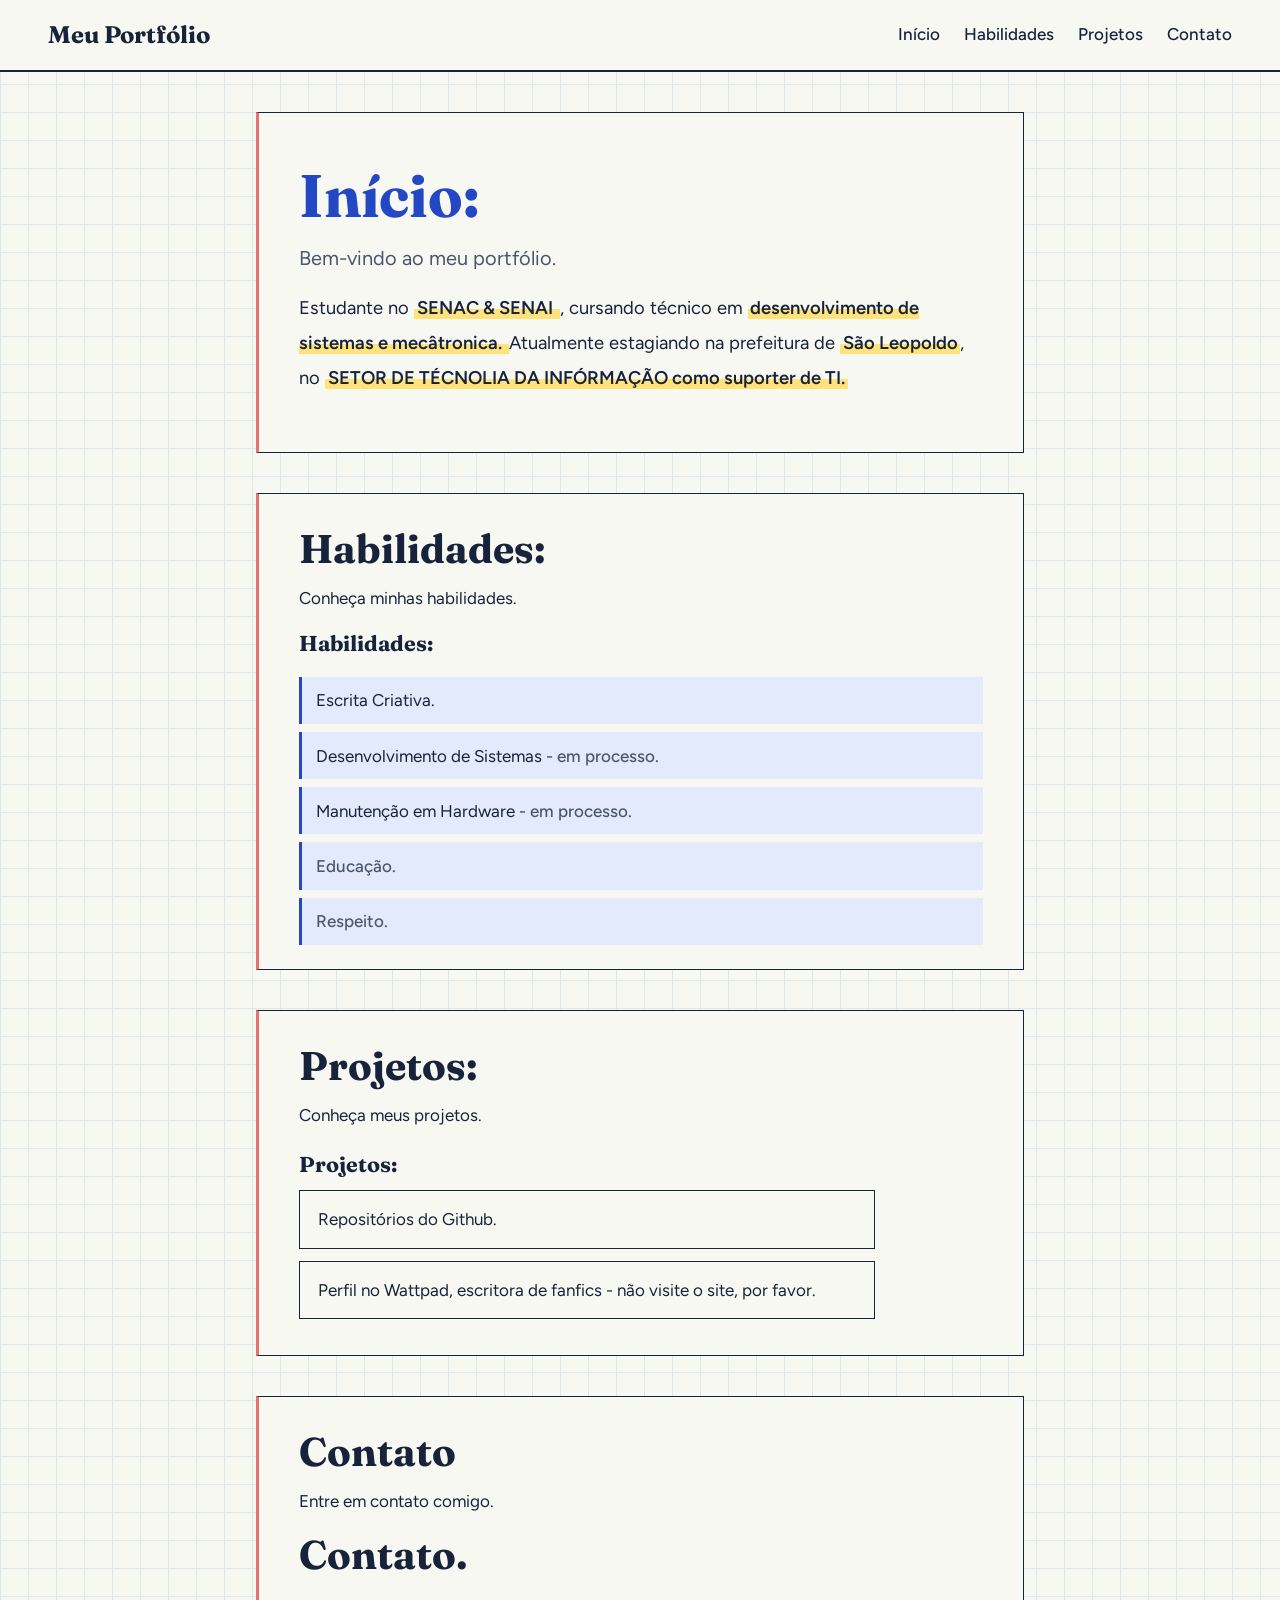
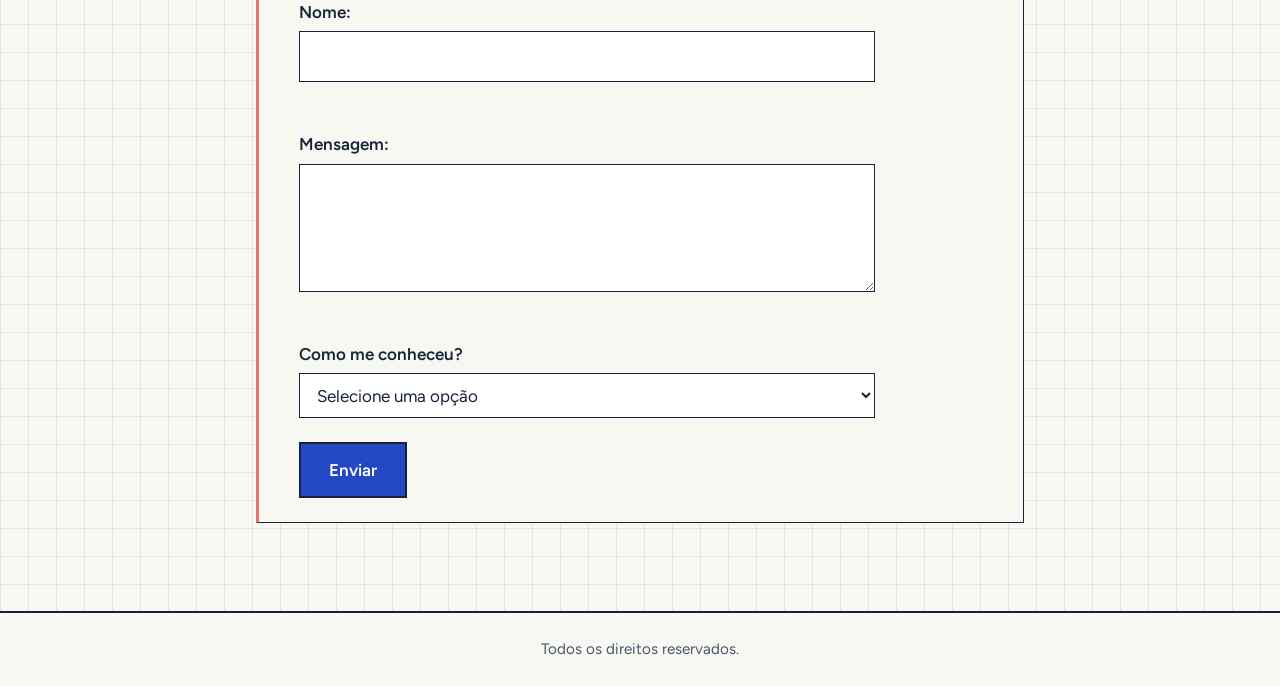
<file: avaliativo-first/index.html>
<!DOCTYPE html>
<html lang="pt-BR">

<head>
    <meta charset="UTF-8">
    <meta name="viewport" content="width=device-width, initial-scale=1.0">
    <meta name="description" content="Portfólio Pessoal de Leandra Lemos.">
    <title>Estudante em crescimento | Leandra Lemos.</title>
    <link rel="stylesheet" href="iam.css">
</head>

<body>
    <header>
        <h1>Meu Portfólio</h1>
        <nav>
            <a href="#Inicio:">Início</a>
            <a href="#Habilidades:">Habilidades</a>
            <a href="#Projetos:">Projetos</a>
            <a href="#Contato:">Contato</a>
        </nav>
    </header>

    <main>
        <section id="Inicio:">
            <h2>Início:</h2>
            <p>Bem-vindo ao meu portfólio.</p>
            <div>
                <p> Estudante no
                    <span> SENAC & SENAI </span>,
                    cursando técnico em
                    <span>desenvolvimento de sistemas e mecâtronica. </span>
                    Atualmente estagiando na prefeitura de
                    <span>São Leopoldo</span>, no
                    <span> SETOR DE TÉCNOLIA DA INFÓRMAÇÃO como suporter de TI.</span>
                </p>
            </div>
        </section>

        <section id="Habilidades:">
            <h2>Habilidades:</h2>
            <p>Conheça minhas habilidades.</p>
            <ul>
                <h2> Habilidades: </h2>
                <li> Escrita Criativa. </li>
                <li> Desenvolvimento de Sistemas <span> - em processo. </span></li>
                <li> Manutenção em Hardware <span> - em processo. </span></li>
                <li> <span> Educação. </span> </li>
                <li> <span> Respeito. </span> </li>
            </ul>

        </section>

        <section id="Projetos:">
            <h2>Projetos:</h2>
            <p>Conheça meus projetos.</p>
            <h3> Projetos: </h3>
            <a href="https://github.com/LeandraLemos08">
                <p> Repositórios do Github. </p>
            </a>
            <a href="https://www.wattpad.com/user/AlessaLewis">
                <p> Perfil no Wattpad, escritora de fanfics - não visite o site, por favor. </p>
            </a>
            </div>
        </section>

        <section id="Contato:">
            <h2>Contato</h2>
            <p>Entre em contato comigo.</p>
            <h2> Contato. </h2>
            <label for="nome">Nome:</label>
            <input type="text" id="E-mail" name="E-mail" required>
            <br>
            <label for="Mensagem">Mensagem:</label>
            <textarea id="Mensagem:" name="Mensagem:" required></textarea>
            <br>
            <label for="Origem:">Como me conheceu?</label>
            <select id="Origem" name="Origem" required>
                <option value="">Selecione uma opção</option>
                <option value="Internet">Internet</option>
                <option value="Amigos">Amigos</option>
                <option value="Redes">Redes sociais</option>
            </select>
            <button> Enviar </button>
        </section>
    </main>
    <footer>
        <p>Todos os direitos reservados.</p>
    </footer>
</body>
</file>
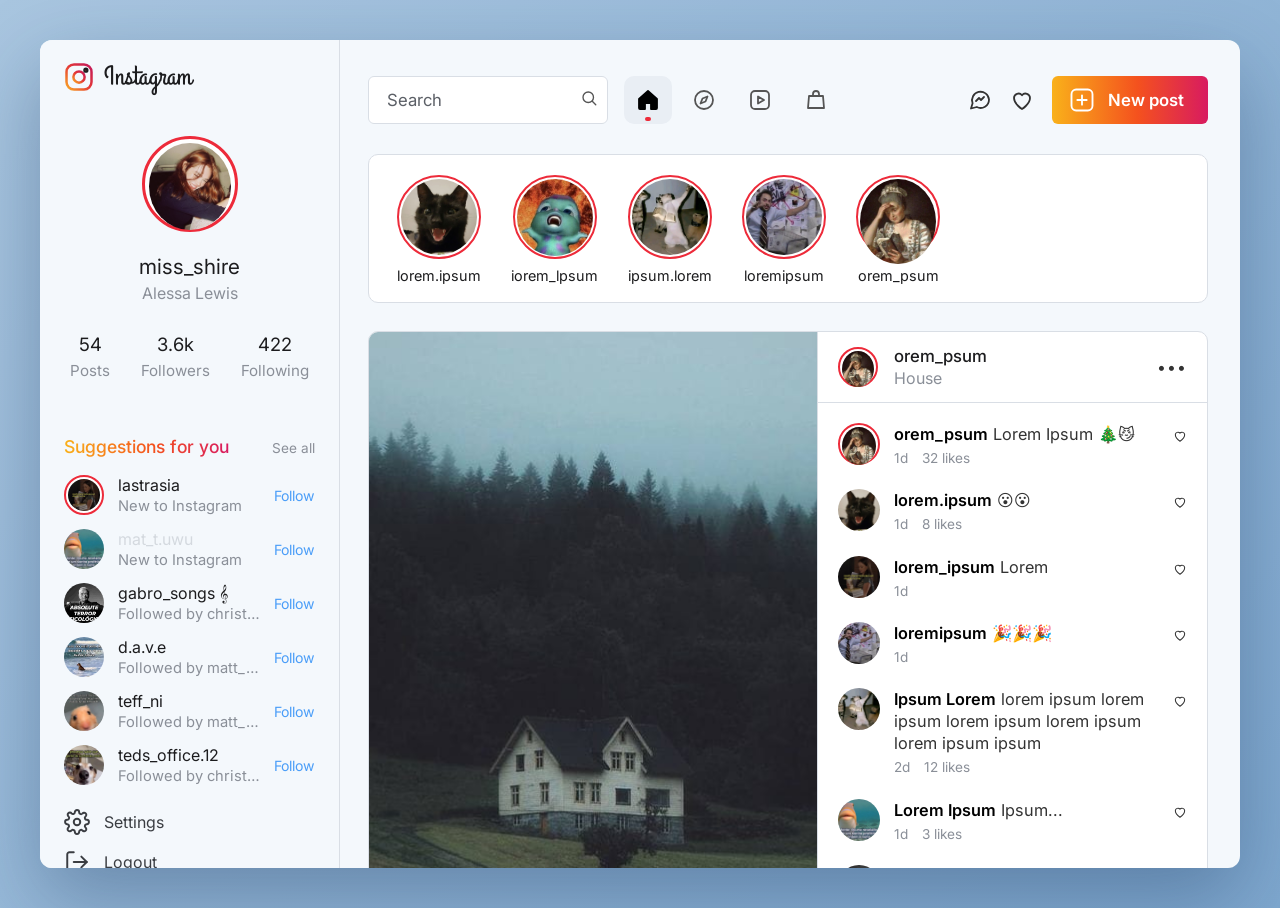
<file: avaliativo-second/index.html>
<!DOCTYPE html>
<html lang="pt-BR">

<head>
    <meta charset="UTF-8">
    <meta name="viewport" content="width=device-width, initial-scale=1">
    <title>Instagram</title>
    <link rel="preconnect" href="https://fonts.googleapis.com">
    <link rel="preconnect" href="https://fonts.gstatic.com" crossorigin>
    <link href="https://fonts.googleapis.com/css2?family=Grand+Hotel&family=Inter:wght@300;400;500;600&display=swap"
        rel="stylesheet">
    <link rel="stylesheet" href="styles.css">
</head>

<body>
    <div class="app">

        <!-- Barra lateral -->
        <aside class="sidebar">
            <a class="logo" href="#">
                <svg class="logo__icon" viewBox="0 0 24 24" aria-hidden="true">
                    <defs>
                        <linearGradient id="ig" x1="0" y1="1" x2="1" y2="0">
                            <stop offset="0" stop-color="#f9a825" />
                            <stop offset=".5" stop-color="#e53935" />
                            <stop offset="1" stop-color="#c2185b" />
                        </linearGradient>
                    </defs>
                    <rect x="2" y="2" width="20" height="20" rx="6" fill="none" stroke="url(#ig)" stroke-width="2" />
                    <circle cx="12" cy="12" r="4.5" fill="none" stroke="url(#ig)" stroke-width="2" />
                    <circle cx="17.5" cy="6.5" r="1.2" fill="url(#ig)" />
                </svg>
                <span class="logo__text">Instagram</span>
            </a>

            <!-- Perfil -->
            <section class="profile">
                <div class="avatar avatar--xl avatar--ring"><img class="avatar__img" src="img/perfil.jpeg"
                        alt="Foto de perfil de alln_jior"></div>
                <h2 class="profile__user">miss_shire</h2>
                <p class="profile__name">Alessa Lewis</p>

                <ul class="stats">
                    <li class="stats__item"><strong>54</strong><span>Posts</span></li>
                    <li class="stats__item"><strong>3.6k</strong><span>Followers</span></li>
                    <li class="stats__item"><strong>422</strong><span>Following</span></li>
                </ul>
            </section>

            <!-- Sugestões para você -->
            <section class="suggestions">
                <header class="suggestions__header">
                    <h3 class="suggestions__title">Suggestions for you</h3>
                    <a class="suggestions__all" href="#">See all</a>
                </header>

                <ul class="suggestions__list">
                    <li class="suggestion">
                        <div class="avatar avatar--md avatar--ring"><img class="avatar__img" src="img/sug1.jpeg"
                                alt="lastrasia"></div>
                        <div class="suggestion__info">
                            <strong>lastrasia</strong>
                            <span>New to Instagram</span>
                        </div>
                        <a class="follow" href="#">Follow</a>
                    </li>
                    <li class="suggestion">
                        <div class="avatar avatar--md"><img class="avatar__img" src="img/sug2.jpeg" alt="mat_t.uwu">
                        </div>
                        <div class="suggestion__info">
                            <strong class="is-faded">mat_t.uwu</strong>
                            <span>New to Instagram</span>
                        </div>
                        <a class="follow" href="#">Follow</a>
                    </li>
                    <li class="suggestion">
                        <div class="avatar avatar--md"><img class="avatar__img" src="img/sug3.jpeg" alt="gabro_songs">
                        </div>
                        <div class="suggestion__info">
                            <strong>gabro_songs 𝄞</strong>
                            <span>Followed by christ_narv...</span>
                        </div>
                        <a class="follow" href="#">Follow</a>
                    </li>
                    <li class="suggestion">
                        <div class="avatar avatar--md"><img class="avatar__img" src="img/sug4.jpeg" alt="d.a.v.e"></div>
                        <div class="suggestion__info">
                            <strong>d.a.v.e</strong>
                            <span>Followed by matt_janel...</span>
                        </div>
                        <a class="follow" href="#">Follow</a>
                    </li>
                    <li class="suggestion">
                        <div class="avatar avatar--md"><img class="avatar__img" src="img/sug5.jpeg" alt="teff_ni"></div>
                        <div class="suggestion__info">
                            <strong>teff_ni</strong>
                            <span>Followed by matt_janel...</span>
                        </div>
                        <a class="follow" href="#">Follow</a>
                    </li>
                    <li class="suggestion">
                        <div class="avatar avatar--md"><img class="avatar__img" src="img/sug6.jpeg"
                                alt="teds_office.12"></div>
                        <div class="suggestion__info">
                            <strong>teds_office.12</strong>
                            <span>Followed by christ_narv...</span>
                        </div>
                        <a class="follow" href="#">Follow</a>
                    </li>
                </ul>
            </section>

            <!-- Settings e Logout -->
            <footer class="sidebar__footer">
                <a class="sidebar__link" href="#">
                    <svg viewBox="0 0 24 24" aria-hidden="true">
                        <circle cx="12" cy="12" r="3" />
                        <path
                            d="M19.4 15a1.7 1.7 0 0 0 .3 1.9l.1.1a2 2 0 1 1-2.8 2.8l-.1-.1a1.7 1.7 0 0 0-1.9-.3 1.7 1.7 0 0 0-1 1.5V21a2 2 0 1 1-4 0v-.1a1.7 1.7 0 0 0-1.1-1.5 1.7 1.7 0 0 0-1.9.3l-.1.1a2 2 0 1 1-2.8-2.8l.1-.1a1.7 1.7 0 0 0 .3-1.9 1.7 1.7 0 0 0-1.5-1H3a2 2 0 1 1 0-4h.1a1.7 1.7 0 0 0 1.5-1.1 1.7 1.7 0 0 0-.3-1.9l-.1-.1a2 2 0 1 1 2.8-2.8l.1.1a1.7 1.7 0 0 0 1.9.3H9a1.7 1.7 0 0 0 1-1.5V3a2 2 0 1 1 4 0v.1a1.7 1.7 0 0 0 1 1.5 1.7 1.7 0 0 0 1.9-.3l.1-.1a2 2 0 1 1 2.8 2.8l-.1.1a1.7 1.7 0 0 0-.3 1.9V9a1.7 1.7 0 0 0 1.5 1H21a2 2 0 1 1 0 4h-.1a1.7 1.7 0 0 0-1.5 1z" />
                    </svg>
                    Settings
                </a>
                <a class="sidebar__link" href="#">
                    <svg viewBox="0 0 24 24" aria-hidden="true">
                        <path d="M9 21H5a2 2 0 0 1-2-2V5a2 2 0 0 1 2-2h4" />
                        <path d="M16 17l5-5-5-5" />
                        <path d="M21 12H9" />
                    </svg>
                    Logout
                </a>
            </footer>
        </aside>

        <!-- Conteúdo principal -->
        <div class="content">

            <!-- Barra superior: busca, menu e botões -->
            <header class="topbar">
                <form class="search" role="search">
                    <input type="search" class="search__input" placeholder="Search" aria-label="Search">
                    <button type="submit" class="search__btn" aria-label="Buscar">
                        <svg viewBox="0 0 24 24">
                            <circle cx="11" cy="11" r="7" />
                            <path d="M21 21l-4.3-4.3" />
                        </svg>
                    </button>
                </form>

                <!-- Menu de navegação -->
                <nav class="nav" aria-label="Principal">
                    <a class="nav__item is-active" href="#" aria-label="Início">
                        <svg viewBox="0 0 24 24">
                            <path d="M3 11l9-8 9 8v9a1 1 0 0 1-1 1h-5v-6h-6v6H4a1 1 0 0 1-1-1z" />
                        </svg>
                    </a>
                    <a class="nav__item" href="#" aria-label="Explorar">
                        <svg viewBox="0 0 24 24">
                            <circle cx="12" cy="12" r="9" />
                            <path d="M15.5 8.5l-2 5-5 2 2-5z" />
                        </svg>
                    </a>
                    <a class="nav__item" href="#" aria-label="Vídeos">
                        <svg viewBox="0 0 24 24">
                            <rect x="3" y="3" width="18" height="18" rx="4" />
                            <path d="M10 8.5v7l6-3.5z" />
                        </svg>
                    </a>
                    <a class="nav__item" href="#" aria-label="Loja">
                        <svg viewBox="0 0 24 24">
                            <path d="M5 8h14l1 12H4z" />
                            <path d="M9 8V6a3 3 0 0 1 6 0v2" />
                        </svg>
                    </a>
                </nav>

                <div class="actions">
                    <a class="actions__icon" href="#" aria-label="Mensagens">
                        <svg viewBox="0 0 24 24">
                            <path d="M21 11.5a8.4 8.4 0 0 1-12.2 7.5L3 20.5l1.6-5.2A8.5 8.5 0 1 1 21 11.5z" />
                            <path d="M8 13l3-3 2 2 3-3" />
                        </svg>
                    </a>
                    <a class="actions__icon" href="#" aria-label="Notificações">
                        <svg viewBox="0 0 24 24">
                            <path d="M12 21s-8-5-8-11a4.5 4.5 0 0 1 8-2.8A4.5 4.5 0 0 1 20 10c0 6-8 11-8 11z" />
                        </svg>
                    </a>
                    <button class="btn-new" type="button">
                        <svg viewBox="0 0 24 24">
                            <rect x="3" y="3" width="18" height="18" rx="4" />
                            <path d="M12 8v8M8 12h8" />
                        </svg>
                        New post
                    </button>
                </div>
            </header>

            <!-- Feed -->
            <main class="feed">

                <!-- Stories -->
                <section class="stories" aria-label="Stories">
                    <ul class="stories__list">
                        <li class="story">
                            <div class="avatar avatar--lg avatar--ring"><img class="avatar__img" src="img/story1.jpeg"
                                    alt="lorem.ipsum"></div><span>lorem.ipsum</span>
                        </li>
                        <li class="story">
                            <div class="avatar avatar--lg avatar--ring"><img class="avatar__img" src="img/story2.jpeg"
                                    alt="iorem_lpsum"></div><span>iorem_lpsum</span>
                        </li>
                        <li class="story">
                            <div class="avatar avatar--lg avatar--ring"><img class="avatar__img" src="img/story3.jpeg"
                                    alt="ipsum.lorem"></div><span>ipsum.lorem</span>
                        </li>
                        <li class="story">
                            <div class="avatar avatar--lg avatar--ring"><img class="avatar__img" src="img/story4.jpeg"
                                    alt="loremipsum"></div><span>loremipsum</span>
                        </li>
                        <li class="story">
                            <div class="avatar avatar--lg avatar--ring"><img class="avatar__img" src="img/story5.jpeg"
                                    alt="orem_psum"></div><span>orem_psum</span>
                        </li>
                    </ul>
                </section>

                <!-- Post 1: foto + comentários -->
                <article class="post">
                    <figure class="post__media">
                        <img src="img/casa.jpeg" alt="Sala com sofá preto">
                    </figure>

                    <!-- Lado direito do post -->
                    <div class="post__side">
                        <header class="post__header">
                            <div class="avatar avatar--md avatar--ring"><img class="avatar__img" src="img/story5.jpeg"
                                    alt="orem_psum"></div>
                            <div class="post__author">
                                <strong>orem_psum</strong>
                                <span>House</span>
                            </div>
                            <button class="post__more" aria-label="Mais opções">•••</button>
                        </header>

                        <!-- Lista de comentários -->
                        <ul class="comments">
                            <li class="comment">
                                <div class="avatar avatar--sm avatar--ring"><img class="avatar__img"
                                        src="img/story5.jpeg" alt="orem_psum"></div>
                                <div class="comment__body">
                                    <p><strong>orem_psum</strong> Lorem Ipsum 🎄😼</p>
                                    <small>1d <span>32 likes</span></small>
                                </div>
                                <button class="comment__like" aria-label="Curtir"><svg viewBox="0 0 24 24">
                                        <path
                                            d="M12 21s-8-5-8-11a4.5 4.5 0 0 1 8-2.8A4.5 4.5 0 0 1 20 10c0 6-8 11-8 11z" />
                                    </svg></button>
                            </li>
                            <li class="comment">
                                <div class="avatar avatar--sm"><img class="avatar__img" src="img/story1.jpeg"
                                        alt="lorem.ipsum"></div>
                                <div class="comment__body">
                                    <p><strong>lorem.ipsum</strong> 😮😮</p>
                                    <small>1d <span>8 likes</span></small>
                                </div>
                                <button class="comment__like" aria-label="Curtir"><svg viewBox="0 0 24 24">
                                        <path
                                            d="M12 21s-8-5-8-11a4.5 4.5 0 0 1 8-2.8A4.5 4.5 0 0 1 20 10c0 6-8 11-8 11z" />
                                    </svg></button>
                            </li>
                            <li class="comment">
                                <div class="avatar avatar--sm"><img class="avatar__img" src="img/sug1.jpeg"
                                        alt="lorem_ipsum"></div>
                                <div class="comment__body">
                                    <p><strong>lorem_ipsum</strong> Lorem</p>
                                    <small>1d</small>
                                </div>
                                <button class="comment__like" aria-label="Curtir"><svg viewBox="0 0 24 24">
                                        <path
                                            d="M12 21s-8-5-8-11a4.5 4.5 0 0 1 8-2.8A4.5 4.5 0 0 1 20 10c0 6-8 11-8 11z" />
                                    </svg></button>
                            </li>
                            <li class="comment">
                                <div class="avatar avatar--sm"><img class="avatar__img" src="img/story4.jpeg"
                                        alt="loremipsum"></div>
                                <div class="comment__body">
                                    <p><strong>loremipsum</strong> 🎉🎉🎉</p>
                                    <small>1d</small>
                                </div>
                                <button class="comment__like" aria-label="Curtir"><svg viewBox="0 0 24 24">
                                        <path
                                            d="M12 21s-8-5-8-11a4.5 4.5 0 0 1 8-2.8A4.5 4.5 0 0 1 20 10c0 6-8 11-8 11z" />
                                    </svg></button>
                            </li>
                            <li class="comment">
                                <div class="avatar avatar--sm"><img class="avatar__img" src="img/story3.jpeg"
                                        alt="Ipsum Lorem"></div>
                                <div class="comment__body">
                                    <p><strong>Ipsum Lorem</strong> lorem ipsum lorem ipsum lorem ipsum lorem ipsum
                                        lorem ipsum ipsum</p>
                                    <small>2d <span>12 likes</span></small>
                                </div>
                                <button class="comment__like" aria-label="Curtir"><svg viewBox="0 0 24 24">
                                        <path
                                            d="M12 21s-8-5-8-11a4.5 4.5 0 0 1 8-2.8A4.5 4.5 0 0 1 20 10c0 6-8 11-8 11z" />
                                    </svg></button>
                            </li>
                            <li class="comment">
                                <div class="avatar avatar--sm"><img class="avatar__img" src="img/sug2.jpeg"
                                        alt="Lorem Ipsum"></div>
                                <div class="comment__body">
                                    <p><strong>Lorem Ipsum</strong> Ipsum...</p>
                                    <small>1d <span>3 likes</span></small>
                                </div>
                                <button class="comment__like" aria-label="Curtir"><svg viewBox="0 0 24 24">
                                        <path
                                            d="M12 21s-8-5-8-11a4.5 4.5 0 0 1 8-2.8A4.5 4.5 0 0 1 20 10c0 6-8 11-8 11z" />
                                    </svg></button>
                            </li>
                            <li class="comment">
                                <div class="avatar avatar--sm"><img class="avatar__img" src="img/sug3.jpeg"
                                        alt="Lorem.Ipsum"></div>
                                <div class="comment__body">
                                    <p><strong>Lorem.Ipsum</strong> 😎</p>
                                    <small>1d <span>2 likes</span></small>
                                </div>
                                <button class="comment__like" aria-label="Curtir"><svg viewBox="0 0 24 24">
                                        <path
                                            d="M12 21s-8-5-8-11a4.5 4.5 0 0 1 8-2.8A4.5 4.5 0 0 1 20 10c0 6-8 11-8 11z" />
                                    </svg></button>
                            </li>
                        </ul>

                        <!-- Curtidas e ações -->
                        <div class="post__footer">
                            <div class="post__actions">
                                <button class="act act--liked" type="button">
                                    <svg viewBox="0 0 24 24">
                                        <path
                                            d="M12 21s-8-5-8-11a4.5 4.5 0 0 1 8-2.8A4.5 4.5 0 0 1 20 10c0 6-8 11-8 11z" />
                                    </svg>
                                    339 Likes
                                </button>
                                <button class="act" type="button">
                                    <svg viewBox="0 0 24 24">
                                        <path
                                            d="M21 11.5a8.4 8.4 0 0 1-12.2 7.5L3 20.5l1.6-5.2A8.5 8.5 0 1 1 21 11.5z" />
                                    </svg>
                                    45
                                </button>
                                <button class="act" type="button" aria-label="Compartilhar">
                                    <svg viewBox="0 0 24 24">
                                        <path d="M22 3L2 11l7 3 3 7z" />
                                    </svg>
                                </button>
                                <button class="act act--save" type="button" aria-label="Salvar">
                                    <svg viewBox="0 0 24 24">
                                        <path d="M6 3h12v18l-6-4-6 4z" />
                                    </svg>
                                </button>
                            </div>
                            <time class="post__time">5 days ago</time>
                        </div>

                        <!-- Adicionar comentário -->
                        <form class="comment-form">
                            <button class="comment-form__emoji" type="button" aria-label="Emoji">
                                <svg viewBox="0 0 24 24">
                                    <circle cx="12" cy="12" r="9" />
                                    <path d="M8 14a5 5 0 0 0 8 0M9 9.5h.01M15 9.5h.01" />
                                </svg>
                            </button>
                            <input class="comment-form__input" type="text" placeholder="Add a comment">
                            <button class="comment-form__post" type="submit">Post</button>
                        </form>
                    </div>
                </article>

                <!-- Post 2 -->
                <article class="post post--short">
                    <figure class="post__media">
                        <img src="img/mar.jpeg" alt="Marrr meme">
                    </figure>

                    <div class="post__side">
                        <header class="post__header">
                            <div class="avatar avatar--md avatar--ring"><img class="avatar__img" src="img/story5.jpeg"
                                    alt="orem_psum"></div>
                            <div class="post__author">
                                <strong>orem_psum</strong>
                                <span>Haha</span>
                            </div>
                            <button class="post__more" aria-label="Mais opções">•••</button>
                        </header>

                        <ul class="comments">
                            <li class="comment">
                                <div class="avatar avatar--sm avatar--ring"><img class="avatar__img"
                                        src="img/story5.jpeg" alt="orem_psum"></div>
                                <div class="comment__body">
                                    <p><strong>orem_psum</strong> Lorem ipsum ipsum 😎😍</p>
                                    <small>1d <span>14 likes</span></small>
                                </div>
                                <button class="comment__like" aria-label="Curtir"><svg viewBox="0 0 24 24">
                                        <path
                                            d="M12 21s-8-5-8-11a4.5 4.5 0 0 1 8-2.8A4.5 4.5 0 0 1 20 10c0 6-8 11-8 11z" />
                                    </svg></button>
                            </li>
                        </ul>
                    </div>
                </article>

            </main>
        </div>
    </div>
</body>

</html>
</file>
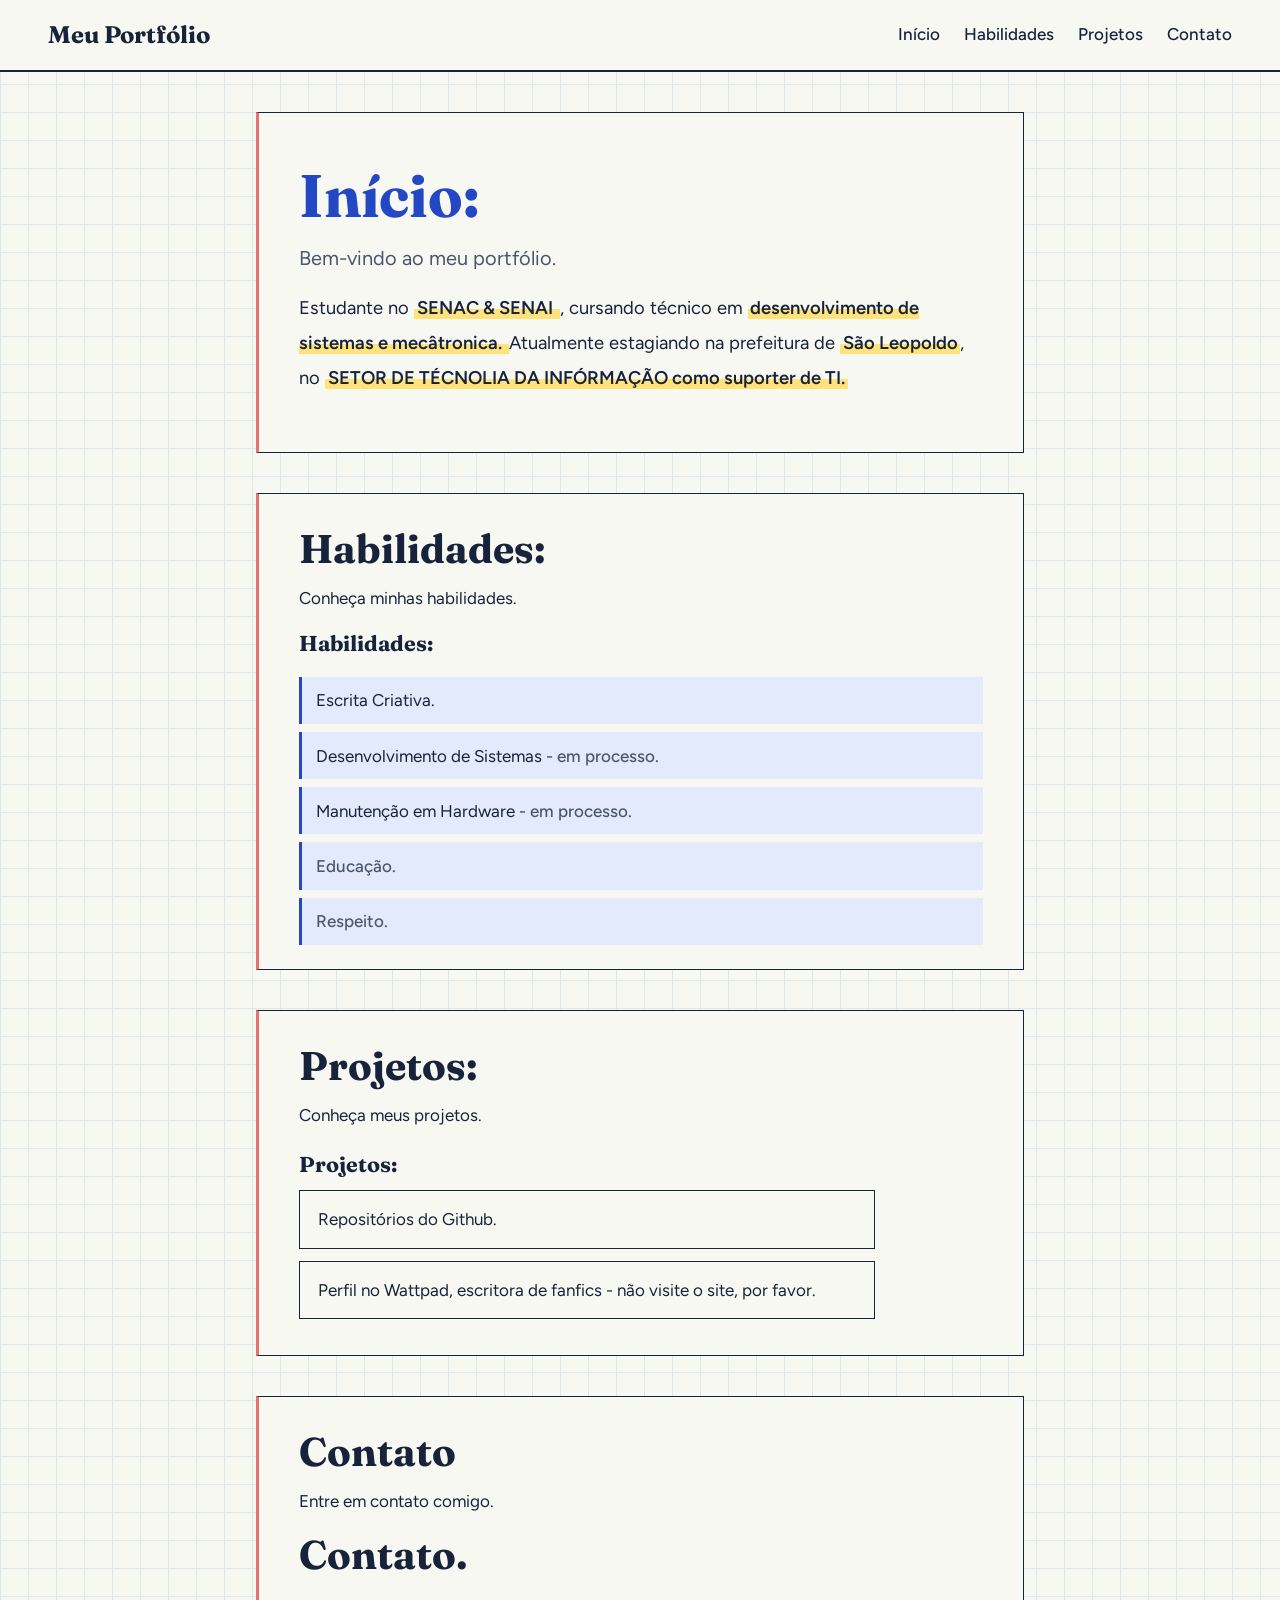
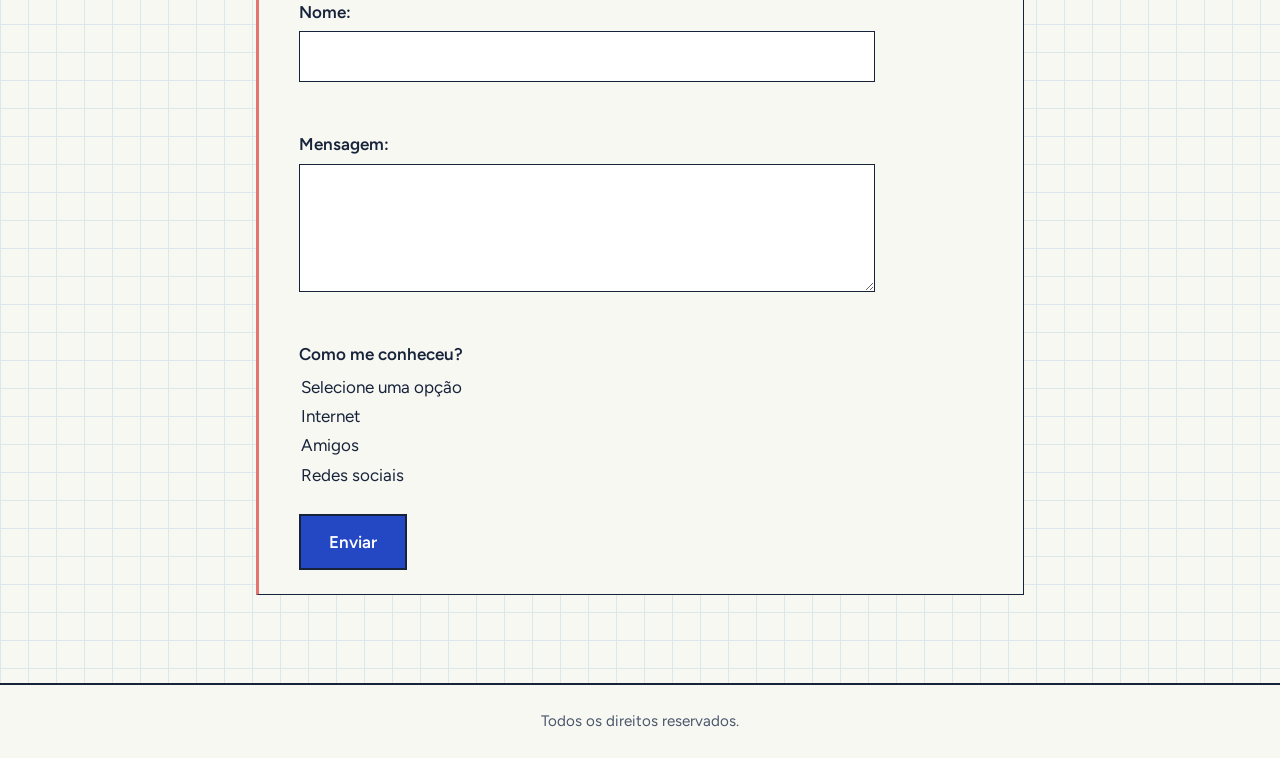
<file: avaliativo-first/me.html>
<!DOCTYPE html>
<html lang="pt-BR">
<head>
  <meta charset="UTF-8">
  <meta name="viewport" content="width=device-width, initial-scale=1.0">
  <meta name="description" content="Portfólio Pessoal de Leandra Lemos.">
  <title>Estudante em crescimento | Leandra Lemos.</title>
  <link rel="stylesheet" href="iam.css">
</head>
<body>
<header>
    <h1>Meu Portfólio</h1>
    <nav>
        <a href="#Inicio:">Início</a>
        <a href="#Habilidades:">Habilidades</a>
        <a href="#Projetos:">Projetos</a>
        <a href="#Contato:">Contato</a>
    </nav>
</header>

<main>
    <section id="Inicio:">
        <h2>Início:</h2>
        <p>Bem-vindo ao meu portfólio.</p>
        <div>
               <p> Estudante no
              <span> SENAC & SENAI </span>, 
              cursando técnico em 
              <span>desenvolvimento de sistemas e mecâtronica. </span>
               Atualmente estagiando na prefeitura de 
              <span>São Leopoldo</span>, no
              <span> SETOR DE TÉCNOLIA DA INFÓRMAÇÃO como suporter de TI.</span>
               </p>
           </div>
    </section>

    <section id="Habilidades:">
        <h2>Habilidades:</h2>
        <p>Conheça minhas habilidades.</p>
        <ul>
            <h2> Habilidades: </h2>
             <li> Escrita Criativa. </li>
             <li> Desenvolvimento de Sistemas <span> - em processo. </span></li>
             <li> Manutenção em Hardware <span> - em processo. </span></li>
             <li> <span> Educação. </span> </li>
             <li> <span> Respeito. </span> </li>
        </ul> 

    </section>

    <section id="Projetos:">
        <h2>Projetos:</h2>
        <p>Conheça meus projetos.</p>
        <h3> Projetos: </h3>
        <a href="https://github.com/LeandraLemos08">
           <p> Repositórios do Github. </p>
        </a>
        <a href="https://www.wattpad.com/user/AlessaLewis">
               <p> Perfil no Wattpad, escritora de fanfics - não visite o site, por favor. </p>
        </a>
      </div>
    </section>

    <section id="Contato:">
        <h2>Contato</h2>
        <p>Entre em contato comigo.</p>
        <h2> Contato. </h2>
    <label for="nome">Nome:</label>
    <input type="text" id="E-mail" name="E-mail" required>
    <br>
    <label for="Mensagem">Mensagem:</label>
    <textarea id="Mensagem:" name="Mensagem:" required></textarea>
    <br>
    <label for="Origem:">Como me conheceu?</label>
    <option value="">Selecione uma opção</option>
    <option value="Internet">Internet</option>
    <option value="Amigos">Amigos</option>
    <option value="Redes">Redes sociais</option>
    <button> Enviar </button>
    </section>
</main>
<footer>
    <p>Todos os direitos reservados.</p>
</footer>
</body>
</file>
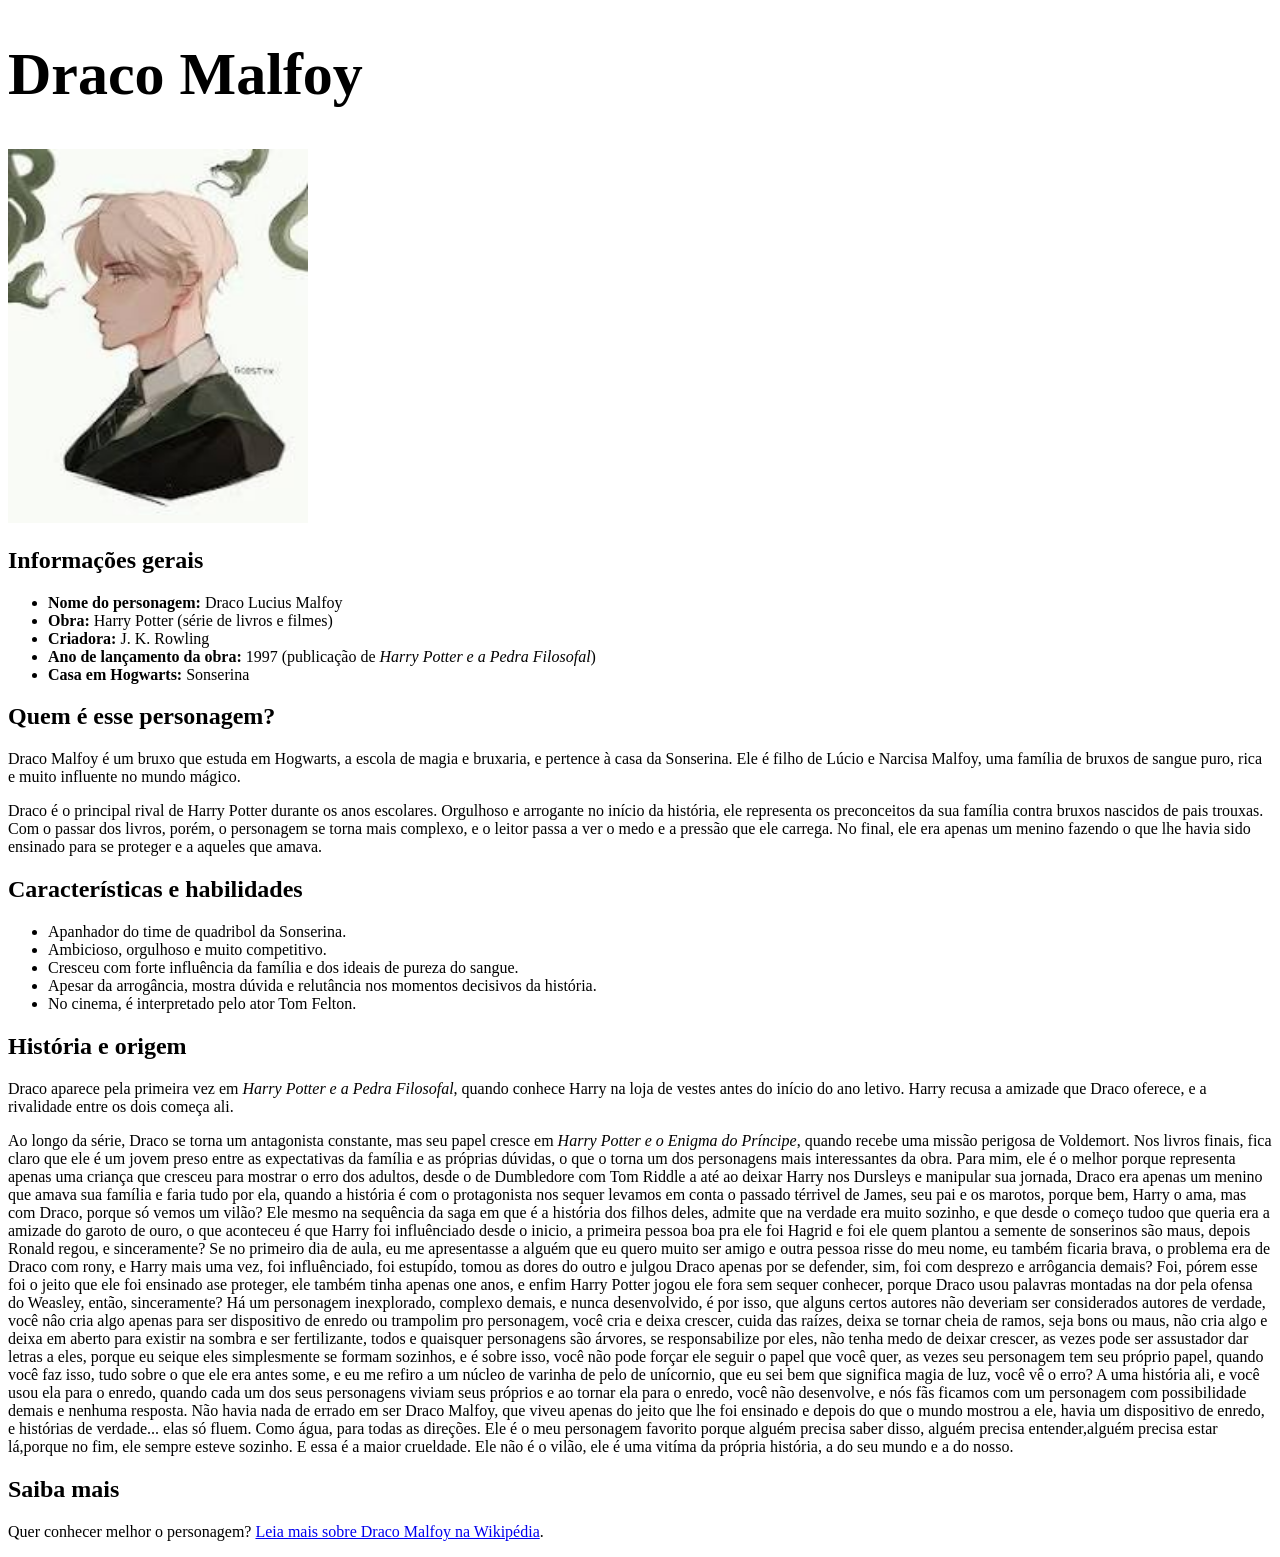
<file: exercicios/personagem/mybaby.html>
<!DOCTYPE html>
<html lang="pt-br">
<head>
  <meta charset="UTF-8">
  <meta name="viewport" content="width=device-width, initial-scale=1.0">
  <link rel="stylesheet"
  href="style.css">
  <title>Draco Malfoy — Meu Personagem Favorito - e injustiçado -. </title>
</head>
<body>

  <h1>Draco Malfoy</h1>

  <img src="draco-malfoy.jpg" alt="Draco Malfoy, fanart" width="300">

  <h2>Informações gerais</h2>
  <ul>
    <li><strong>Nome do personagem:</strong> Draco Lucius Malfoy</li>
    <li><strong>Obra:</strong> Harry Potter (série de livros e filmes)</li>
    <li><strong>Criadora:</strong> J. K. Rowling</li>
    <li><strong>Ano de lançamento da obra:</strong> 1997 (publicação de <em>Harry Potter e a Pedra Filosofal</em>)</li>
    <li><strong>Casa em Hogwarts:</strong> Sonserina</li>
  </ul>

  <h2>Quem é esse personagem?</h2>
  <p>
    Draco Malfoy é um bruxo que estuda em Hogwarts, a escola de magia e bruxaria, e pertence à casa da Sonserina.
    Ele é filho de Lúcio e Narcisa Malfoy, uma família de bruxos de sangue puro, rica e muito influente no mundo mágico.
  </p>
  <p>
    Draco é o principal rival de Harry Potter durante os anos escolares. Orgulhoso e arrogante no início da história,
    ele representa os preconceitos da sua família contra bruxos nascidos de pais trouxas. Com o passar dos livros,
    porém, o personagem se torna mais complexo, e o leitor passa a ver o medo e a pressão que ele carrega. 
    No final, ele era apenas um menino fazendo o que lhe havia sido ensinado para se proteger e a aqueles que amava.
  </p>

  <h2>Características e habilidades</h2>
  <ul>
    <li>Apanhador do time de quadribol da Sonserina.</li>
    <li>Ambicioso, orgulhoso e muito competitivo.</li>
    <li>Cresceu com forte influência da família e dos ideais de pureza do sangue.</li>
    <li>Apesar da arrogância, mostra dúvida e relutância nos momentos decisivos da história.</li>
    <li>No cinema, é interpretado pelo ator Tom Felton.</li>
  </ul>

  <h2>História e origem</h2>
  <p>
    Draco aparece pela primeira vez em <em>Harry Potter e a Pedra Filosofal</em>, quando conhece Harry na loja de vestes
    antes do início do ano letivo. Harry recusa a amizade que Draco oferece, e a rivalidade entre os dois começa ali.
  </p>
  <p>
    Ao longo da série, Draco se torna um antagonista constante, mas seu papel cresce em <em>Harry Potter e o Enigma do Príncipe</em>,
    quando recebe uma missão perigosa de Voldemort. Nos livros finais, fica claro que ele é um jovem preso entre as expectativas
    da família e as próprias dúvidas, o que o torna um dos personagens mais interessantes da obra. Para mim, ele é o melhor porque
    representa apenas uma criança que cresceu para mostrar o erro dos adultos, desde o de Dumbledore com Tom Riddle a até ao deixar Harry 
    nos Dursleys e manipular sua jornada, Draco era apenas um menino que amava sua família e faria tudo por ela, quando a história é com 
    o protagonista nos sequer levamos em conta o passado térrivel de James, seu pai e os marotos, porque bem, Harry o ama, mas com Draco, 
    porque só vemos um vilão? Ele mesmo na sequência da saga em que é a história dos filhos deles, admite que na verdade era muito sozinho,
    e que desde o começo tudoo que queria era a amizade do garoto de ouro, o que aconteceu é que Harry foi influênciado desde o inicio, a
    primeira pessoa boa pra ele foi Hagrid e foi ele quem plantou a semente de sonserinos são maus, depois Ronald regou, e sinceramente? 
    Se no primeiro dia de aula, eu me apresentasse a alguém que eu quero muito ser amigo e outra pessoa risse do meu nome, eu também ficaria
    brava, o problema era de Draco com rony, e Harry mais uma vez, foi influênciado, foi estupído, tomou as dores do outro e julgou Draco
    apenas por se defender, sim, foi com desprezo e arrôgancia demais? Foi, pórem esse foi o jeito que ele foi ensinado ase proteger, ele também 
    tinha apenas one anos, e enfim Harry Potter jogou ele fora sem sequer conhecer, porque Draco usou palavras montadas na dor pela ofensa do 
    Weasley, então, sinceramente? Há um personagem inexplorado, complexo demais, e nunca desenvolvido, é por isso, que alguns certos autores não 
    deveriam ser considerados autores de verdade, você nâo cria algo apenas para ser dispositivo de enredo ou trampolim pro personagem, você cria e 
    deixa crescer, cuida das raízes, deixa se tornar cheia de ramos, seja bons ou maus, não cria algo e deixa em aberto para existir na sombra e ser fertilizante,
    todos e quaisquer personagens são árvores, se responsabilize por eles, não tenha medo de deixar crescer, as vezes pode ser assustador dar letras a eles,
    porque eu seique eles simplesmente se formam sozinhos, e é sobre isso, você não pode forçar ele seguir o papel que você quer, as vezes seu personagem 
    tem seu próprio papel, quando você faz isso, tudo sobre o que ele era antes some, e eu me refiro a um núcleo de varinha de pelo de unícornio, que eu sei
    bem que significa magia de luz, você vê o erro? A uma história ali, e você usou ela para o enredo, quando cada um dos seus personagens viviam seus próprios
    e ao tornar ela para o enredo, você não desenvolve, e nós fãs ficamos com um personagem com possibilidade demais e nenhuma resposta. 
    Não havia nada de errado em ser Draco Malfoy, que viveu apenas do jeito que lhe foi ensinado e depois do que o mundo mostrou a ele,
    havia um dispositivo de enredo, e histórias de verdade... elas só fluem. Como água, para todas as direções.
    Ele é o meu personagem favorito porque alguém precisa saber disso, alguém precisa entender,alguém precisa estar lá,porque no fim, ele sempre
    esteve sozinho. E essa é a maior crueldade. Ele não é o vilão, ele é uma vitíma da própria história, a do seu mundo e a do nosso.
  </p>

  <h2>Saiba mais</h2>
  <p>
    Quer conhecer melhor o personagem?
    <a href="https://pt.wikipedia.org/wiki/Draco_Malfoy" target="_blank" rel="noopener">Leia mais sobre Draco Malfoy na Wikipédia</a>.
  </p>

</body>
</html>
</file>
<file: avaliativo-first/iam.css>
@import url("https://fonts.googleapis.com/css2?family=Fraunces:opsz,wght@9..144,500;9..144,700&family=Figtree:wght@400;500;600&display=swap");

   :root {
     --papel: #f8f8f2;
     --quadriculado: #dde6ea;
     --tinta: #17233a;
     --tinta-suave: #4a566b;
     --azul: #2447c4;
     --azul-claro: #e3eafc;
     --marca-texto: #ffe27a;
     --margem: #e5736f;
   
     --fonte-titulo: "Fraunces", Georgia, "Times New Roman", serif;
     --fonte-texto: "Figtree", "Segoe UI", system-ui, -apple-system, sans-serif;
   
     --altura-header: 4.5rem;
   }
   
   *,
   *::before,
   *::after {
     box-sizing: border-box;
   }
   
   html {
     scroll-behavior: smooth;
     scroll-padding-top: calc(var(--altura-header) + 1rem);
   }
   
   body {
     margin: 0;
     font-family: var(--fonte-texto);
     font-size: 1.0625rem;
     line-height: 1.65;
     color: var(--tinta);
     background-color: var(--papel);
     /* folha quadriculada */
     background-image:
       linear-gradient(var(--quadriculado) 1px, transparent 1px),
       linear-gradient(90deg, var(--quadriculado) 1px, transparent 1px);
     background-size: 28px 28px;
   }
   
   h1,
   h2,
   h3 {
     font-family: var(--fonte-titulo);
     font-weight: 700;
     line-height: 1.15;
     color: var(--tinta);
     margin: 0 0 0.75rem;
   }
   
   h1 {
     font-size: 1.5rem;
     margin: 0;
   }
   
   h2 {
     font-size: clamp(1.75rem, 4vw, 2.5rem);
   }
   
   h3 {
     font-size: 1.35rem;
     margin-top: 1.5rem;
   }
   
   p {
     margin: 0 0 1rem;
     max-width: 65ch;
   }
   
   a {
     color: var(--azul);
     text-decoration-thickness: 1px;
     text-underline-offset: 0.2em;
   }
   
   a:hover {
     text-decoration-thickness: 2px;
   }
   
   span {
     font-weight: 600;
     background-image: linear-gradient(transparent 55%, var(--marca-texto) 55%);
     padding: 0 0.15em;
   }
   
   header {
     position: sticky;
     top: 0;
     z-index: 10;
     display: flex;
     flex-wrap: wrap;
     align-items: center;
     justify-content: space-between;
     gap: 0.5rem 2rem;
     min-height: var(--altura-header);
     padding: 0.75rem clamp(1rem, 5vw, 3rem);
     background: var(--papel);
     border-bottom: 2px solid var(--tinta);
   }
   
   nav {
     display: flex;
     flex-wrap: wrap;
     gap: 0.25rem 1.5rem;
   }
   
   nav a {
     color: var(--tinta);
     font-weight: 500;
     text-decoration: none;
     padding: 0.25rem 0;
     border-bottom: 2px solid transparent;
   }
   
   nav a:hover {
     color: var(--azul);
     border-bottom-color: var(--azul);
   }
   
   main {
     max-width: 52rem;
     margin: 0 auto;
     padding: 2.5rem clamp(1rem, 5vw, 2rem) 3rem;
   }
   
   section {
     position: relative;
     margin-bottom: 2.5rem;
     padding: 2rem clamp(1.25rem, 4vw, 2.5rem) 1.5rem;
     background: var(--papel);
     border: 1px solid var(--tinta);
     border-left: 3px solid var(--margem);
   }
   
   #Inicio\: {
     padding-top: 3rem;
     padding-bottom: 2.5rem;
   }
   
   #Inicio\: > h2 {
     font-size: clamp(2.25rem, 7vw, 3.75rem);
     color: var(--azul);
   }
   
   #Inicio\: > p:first-of-type {
     font-size: 1.25rem;
     color: var(--tinta-suave);
   }
   
   #Inicio\: div p {
     font-size: 1.15rem;
     line-height: 1.9;
   }
   
   
   ul {
     list-style: none;
     margin: 1.25rem 0 0;
     padding: 0;
     display: grid;
     gap: 0.5rem;
   }
   
   ul h2 {
     font-size: 1.35rem;
   }
   
   li {
     padding: 0.6rem 0.9rem;
     background: var(--azul-claro);
     border-left: 3px solid var(--azul);
   }
   
   li span {
     background: none;
     padding: 0;
     font-weight: 500;
     color: var(--tinta-suave);
   }
   
   
   #Projetos\: a {
     display: block;
     max-width: 36rem;
     margin-bottom: 0.75rem;
     padding: 0.9rem 1.1rem;
     color: var(--tinta);
     text-decoration: none;
     border: 1px solid var(--tinta);
     background: var(--papel);
     transition: background-color 0.15s, box-shadow 0.15s, transform 0.15s;
   }
   
   #Projetos\: a p {
     margin: 0;
   }
   
   #Projetos\: a:hover {
     background: var(--azul-claro);
     box-shadow: 4px 4px 0 var(--azul);
     transform: translate(-2px, -2px);
   }
   
   
   label {
     display: block;
     margin: 1.25rem 0 0.35rem;
     font-weight: 600;
   }
   
   input,
   textarea,
   select {
     display: block;
     width: 100%;
     max-width: 36rem;
     padding: 0.65rem 0.8rem;
     font: inherit;
     color: var(--tinta);
     background: #fff;
     border: 1px solid var(--tinta);
     border-radius: 0;
   }
   
   textarea {
     min-height: 8rem;
     resize: vertical;
   }
   
   input:focus-visible,
   textarea:focus-visible,
   select:focus-visible,
   button:focus-visible,
   a:focus-visible {
     outline: 3px solid var(--azul);
     outline-offset: 2px;
   }
   
   button {
     display: inline-block;
     margin-top: 1.5rem;
     padding: 0.75rem 1.75rem;
     font: inherit;
     font-weight: 600;
     color: #fff;
     background: var(--azul);
     border: 2px solid var(--tinta);
     cursor: pointer;
     transition: box-shadow 0.15s, transform 0.15s;
   }
   
   button:hover {
     box-shadow: 4px 4px 0 var(--tinta);
     transform: translate(-2px, -2px);
   }
   
   button:active {
     box-shadow: none;
     transform: none;
   }
   
   
   footer {
     padding: 1.5rem 1rem;
     text-align: center;
     color: var(--tinta-suave);
     background: var(--papel);
     border-top: 2px solid var(--tinta);
   }
   
   footer p {
     margin: 0 auto;
     font-size: 0.95rem;
   }
   
   
   @media (max-width: 600px) {
     body {
       font-size: 1rem;
     }
   
     header {
       position: static; 
     }
   
     html {
       scroll-padding-top: 1rem;
     }
   
     section {
       margin-bottom: 1.5rem;
     }
   }
   
   @media (prefers-reduced-motion: reduce) {
     html {
       scroll-behavior: auto;
     }
   
     *,
     *::before,
     *::after {
       transition: none !important;
     }
   }
</file>
<file: avaliativo-second/styles.css>
/* Variáveis: cores e medidas usadas em vários lugares */
:root {
    --bg-app: #f4f8fc;
    --bg-panel: #ffffff;
    --bg-soft: #eceff3;
    --border: #d9dee5;
    --text: #1c1c1e;
    --muted: #8a8f98;
    --blue: #4a9df8;
    --red: #ed2b3a;
    --like: #f03e4e;
    --grad: linear-gradient(90deg, #f9b11a 0%, #f4511e 55%, #d81b60 100%);
    --radius: 10px;
    --font: "Inter", "Segoe UI", system-ui, sans-serif;
  }
  
  /* Reset: tira margens padrão e usa border-box */
  *, *::before, *::after { box-sizing: border-box; margin: 0; padding: 0; }
  ul { list-style: none; }
  a { color: inherit; text-decoration: none; }
  button, input { font: inherit; color: inherit; border: 0; background: none; }
  button { cursor: pointer; }
  svg { width: 24px; height: 24px; fill: none; stroke: currentColor; stroke-width: 1.8; stroke-linecap: round; stroke-linejoin: round; }
  
  /* Fundo azul da página */
  body {
    font-family: var(--font);
    color: var(--text);
    background: linear-gradient(135deg, #a9c6e0 0%, #7fa8cf 100%);
    min-height: 100vh;
    display: grid;
    place-items: center;
    padding: 40px 24px;
  }
  
  :focus-visible { outline: 2px solid var(--blue); outline-offset: 2px; }
  
  /* Janela principal: sidebar à esquerda + conteúdo à direita */
  .app {
    width: 100%;
    max-width: 1200px;
    height: min(92vh, 920px);
    display: grid;
    grid-template-columns: 300px 1fr;
    background: var(--bg-app);
    border-radius: 12px;
    overflow: hidden;
    box-shadow: 0 30px 80px rgba(20, 50, 90, .35);
  }
  
  /* Avatares (fotos redondas): tamanhos e borda vermelha */
  .avatar { border-radius: 50%; flex-shrink: 0; display: grid; place-items: center; }
  .avatar__img { display: block; width: 100%; height: 100%; border-radius: 50%; object-fit: cover; }
  .avatar--ring { border: 2px solid var(--red); padding: 2px; background: #fff; }
  .avatar--sm { width: 30px; height: 30px; }
  .avatar--md { width: 40px; height: 40px; }
  .avatar--lg { width: 56px; height: 56px; }
  .avatar--xl { width: 96px; height: 96px; border-width: 3px; padding: 4px; }
  
  /* Barra lateral (aside) */
  .sidebar {
    display: flex;
    flex-direction: column;
    padding: 22px 24px 18px;
    border-right: 1px solid var(--border);
    background: var(--bg-app);
    overflow-y: auto;
  }
  
  .logo { display: flex; align-items: center; gap: 10px; }
  .logo__icon { width: 30px; height: 30px; }
  .logo__text { font-family: "Grand Hotel", cursive; font-size: 1.7rem; line-height: 1; }
  
  /* Perfil: foto, nome e números */
  .profile { text-align: center; margin-top: 44px; }
  .profile .avatar { margin: 0 auto; }
  .profile__user { font-size: 1.3rem; font-weight: 400; margin-top: 22px; }
  .profile__name { color: var(--muted); margin-top: 4px; }
  
  /* Posts / Followers / Following */
  .stats { display: flex; justify-content: space-between; margin-top: 30px; padding: 0 6px; }
  .stats__item { display: flex; flex-direction: column; align-items: center; gap: 6px; }
  .stats__item strong { font-weight: 400; font-size: 1.15rem; }
  .stats__item span { color: var(--muted); font-size: .95rem; }
  
  /* Sugestões para você */
  .suggestions { margin-top: 56px; }
  .suggestions__header { display: flex; justify-content: space-between; align-items: baseline; margin-bottom: 18px; }
  .suggestions__title {
    font-size: 1.1rem;
    font-weight: 500;
    background: var(--grad);
    -webkit-background-clip: text;
    background-clip: text;
    color: transparent;
  }
  .suggestions__all { color: var(--muted); font-size: .85rem; }
  
  .suggestions__list { display: flex; flex-direction: column; gap: 14px; }
  .suggestion { display: flex; align-items: center; gap: 14px; }
  .suggestion__info { flex: 1; min-width: 0; display: flex; flex-direction: column; gap: 2px; }
  .suggestion__info strong { font-weight: 400; font-size: 1rem; }
  .suggestion__info span { color: var(--muted); font-size: .92rem; white-space: nowrap; overflow: hidden; text-overflow: ellipsis; }
  .is-faded { color: #d4d9df; }
  .follow { color: var(--blue); font-size: .88rem; }
  
  /* Settings e Logout no fim da barra */
  .sidebar__footer { margin-top: auto; padding-top: 24px; display: flex; flex-direction: column; gap: 14px; }
  .sidebar__link { display: flex; align-items: center; gap: 14px; color: #3a3d42; }
  .sidebar__link svg { width: 26px; height: 26px; }
  
  /* Conteúdo principal */
  .content { display: flex; flex-direction: column; min-width: 0; overflow: hidden; }
  
  /* Barra superior: busca, menu e botões */
  .topbar {
    display: flex;
    align-items: center;
    gap: 16px;
    padding: 36px 32px 20px 28px;
  }
  
  /* Campo de busca */
  .search { position: relative; width: 240px; flex-shrink: 0; }
  .search__input {
    width: 100%;
    height: 48px;
    padding: 0 44px 0 18px;
    background: var(--bg-panel);
    border: 1px solid var(--border);
    border-radius: 6px;
    font-size: 1.05rem;
  }
  .search__input::placeholder { color: #5b5f66; }
  .search__btn { position: absolute; right: 10px; top: 50%; transform: translateY(-50%); color: #555; }
  .search__btn svg { width: 18px; height: 18px; }
  
  /* Menu de navegação com ícones */
  .nav { display: flex; gap: 8px; }
  .nav__item { display: grid; place-items: center; width: 48px; height: 48px; border-radius: 10px; color: #555; position: relative; }
  .nav__item:hover { background: #e8edf3; }
  .nav__item.is-active { background: #e9eef4; color: #000; }
  .nav__item.is-active svg { fill: #000; stroke: #000; }
  .nav__item.is-active::after {
    content: "";
    position: absolute;
    bottom: 3px;
    width: 6px;
    height: 4px;
    border-radius: 3px;
    background: var(--red);
  }
  
  /* Mensagens, notificações e botão New post */
  .actions { margin-left: auto; display: flex; align-items: center; gap: 18px; }
  .actions__icon { display: grid; place-items: center; color: #333; }
  .btn-new {
    display: flex;
    align-items: center;
    gap: 12px;
    height: 48px;
    padding: 0 24px 0 16px;
    background: var(--grad);
    color: #fff;
    font-weight: 600;
    font-size: 1.05rem;
    border-radius: 6px;
  }
  .btn-new svg { width: 28px; height: 28px; stroke-width: 1.6; }
  
  /* Feed: stories e posts */
  .feed {
    flex: 1;
    overflow-y: auto;
    padding: 10px 32px 32px 28px;
    display: flex;
    flex-direction: column;
    gap: 28px;
  }
  
  /* Stories */
  .stories {
    background: var(--bg-panel);
    border: 1px solid var(--border);
    border-radius: var(--radius);
    padding: 20px 28px 18px;
  }
  .stories__list { display: flex; gap: 30px; overflow-x: auto; }
  .story { display: flex; flex-direction: column; align-items: center; gap: 8px; font-size: .9rem; flex-shrink: 0; }
  .story .avatar--lg { width: 84px; height: 84px; }
  
  /* Post: foto à esquerda e comentários à direita */
  .post {
    display: grid;
    grid-template-columns: 1fr 390px;
    min-height: 560px;
    background: var(--bg-panel);
    border: 1px solid var(--border);
    border-radius: var(--radius);
    overflow: hidden;
    flex-shrink: 0;
  }
  .post--short { min-height: 150px; }
  
  /* Foto do post */
  .post__media { position: relative; overflow: hidden; min-height: 280px; }
  .post__media img { display: block; width: 100%; height: 100%; object-fit: cover; }
  
  /* Lado direito do post */
  .post__side { display: flex; flex-direction: column; min-width: 0; border-left: 1px solid var(--border); }
  
  .post__header { display: flex; align-items: center; gap: 16px; padding: 14px 20px; border-bottom: 1px solid var(--border); }
  .post__author { display: flex; flex-direction: column; gap: 2px; flex: 1; }
  .post__author strong { font-weight: 500; font-size: 1.05rem; }
  .post__author span { color: var(--muted); }
  .post__more { color: #333; letter-spacing: 1px; font-size: 1rem; }
  
  /* Lista de comentários */
  .comments { flex: 1; overflow-y: auto; padding: 20px 20px 10px; display: flex; flex-direction: column; gap: 22px; }
  .comment { display: flex; align-items: flex-start; gap: 14px; }
  .comment .avatar--sm { width: 42px; height: 42px; }
  .comment__body { flex: 1; min-width: 0; line-height: 1.35; }
  .comment__body p { font-size: 1.02rem; color: #333; }
  .comment__body strong { font-weight: 600; color: #000; }
  .comment__body small { display: flex; gap: 14px; color: var(--muted); font-size: .85rem; margin-top: 4px; }
  .comment__like { color: #333; padding-top: 4px; }
  .comment__like svg { width: 14px; height: 14px; }
  
  /* Curtidas, comentários, compartilhar e salvar */
  .post__footer { background: #efefef; padding: 14px 16px 12px; }
  .post__actions { display: flex; align-items: center; gap: 16px; }
  .act { display: flex; align-items: center; gap: 6px; font-size: 1.05rem; color: #222; }
  .act svg { width: 22px; height: 22px; }
  .act--liked { color: var(--like); }
  .act--liked svg { fill: var(--like); stroke: var(--like); }
  .act--save { margin-left: auto; }
  .post__time { display: block; margin-top: 8px; color: var(--muted); font-size: .72rem; text-transform: uppercase; }
  
  /* Campo para adicionar comentário */
  .comment-form { display: flex; align-items: center; gap: 12px; padding: 14px 18px; border-top: 1px solid var(--border); background: var(--bg-panel); }
  .comment-form__emoji { color: #444; }
  .comment-form__emoji svg { width: 34px; height: 34px; stroke-width: 1.5; }
  .comment-form__input { flex: 1; height: 48px; padding: 0 16px; background: var(--bg-soft); border-radius: 6px; }
  .comment-form__input::placeholder { color: #8a8f98; }
  .comment-form__post { color: #a9cdf3; font-size: 1.15rem; padding: 0 8px; }
  .comment-form__post:hover { color: var(--blue); }
  
  /* Telas médias: deixa tudo um pouco menor */
  @media (max-width: 1100px) {
    .app { grid-template-columns: 260px 1fr; }
    .search { width: 190px; }
    .post { grid-template-columns: 1fr 340px; }
    .btn-new { padding: 0 16px 0 12px; }
  }
  
  /* Tablet: a sidebar vira uma faixa no topo e o post empilha */
  @media (max-width: 900px) {
    body { padding: 0; place-items: stretch; }
    .app { grid-template-columns: 1fr; height: 100vh; max-width: none; border-radius: 0; }
  
    .sidebar { flex-direction: row; align-items: center; gap: 16px; padding: 12px 16px; border-right: 0; border-bottom: 1px solid var(--border); overflow: visible; }
    .logo__text { display: none; }
    .profile { display: flex; align-items: center; gap: 12px; margin-top: 0; text-align: left; }
    .profile .avatar { margin: 0; }
    .avatar--xl { width: 48px; height: 48px; border-width: 2px; padding: 2px; }
    .profile__user { margin-top: 0; font-size: 1rem; }
    .profile__name, .suggestions { display: none; }
    .stats { margin: 0 0 0 auto; gap: 18px; }
    .stats__item span { display: none; }
    .sidebar__footer { margin: 0; padding: 0; flex-direction: row; gap: 10px; }
    .sidebar__link { font-size: 0; }
  
    .topbar { flex-wrap: wrap; padding: 16px; }
    .search { order: 3; width: 100%; }
    .feed { padding: 8px 16px 24px; }
  
    .post { grid-template-columns: 1fr; }
    .post__media { aspect-ratio: 4 / 3; }
    .post__side { border-left: 0; border-top: 1px solid var(--border); }
    .comments { max-height: 320px; }
  }
  
  /* Celular: esconde alguns itens e diminui os stories */
  @media (max-width: 560px) {
    .stats, .actions__icon { display: none; }
    .btn-new { font-size: 0; gap: 0; padding: 0 12px; }
    .stories__list { gap: 18px; }
    .story .avatar--lg { width: 64px; height: 64px; }
  }
  
  /* Transições suaves (só para quem não desativou animações) */
  @media (prefers-reduced-motion: no-preference) {
    .nav__item, .follow, .comment-form__post { transition: background-color .15s, color .15s; }
  }
</file>
<file: exercicios/personagem/style.css>
p {
    color: rgb(0, 0, 0)
}

h1 {

    font-size: 60px;
}
</file>
